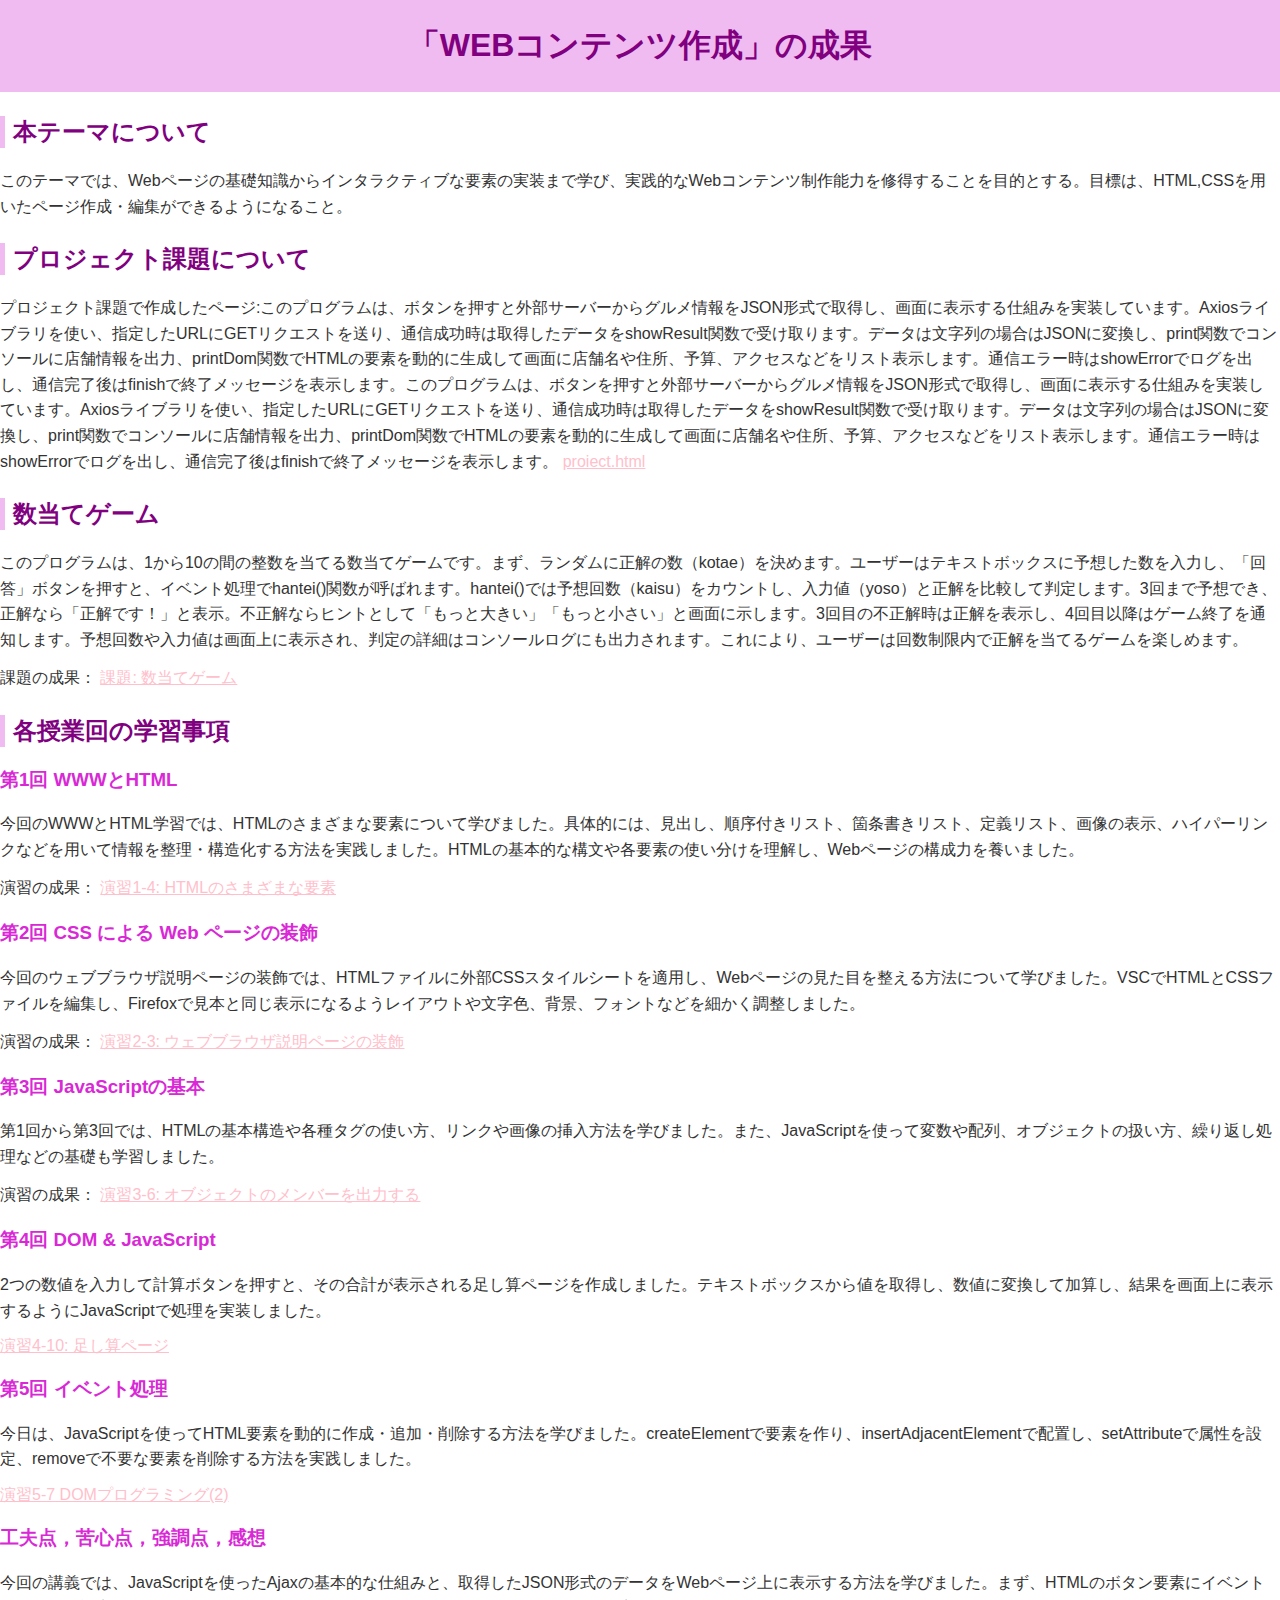
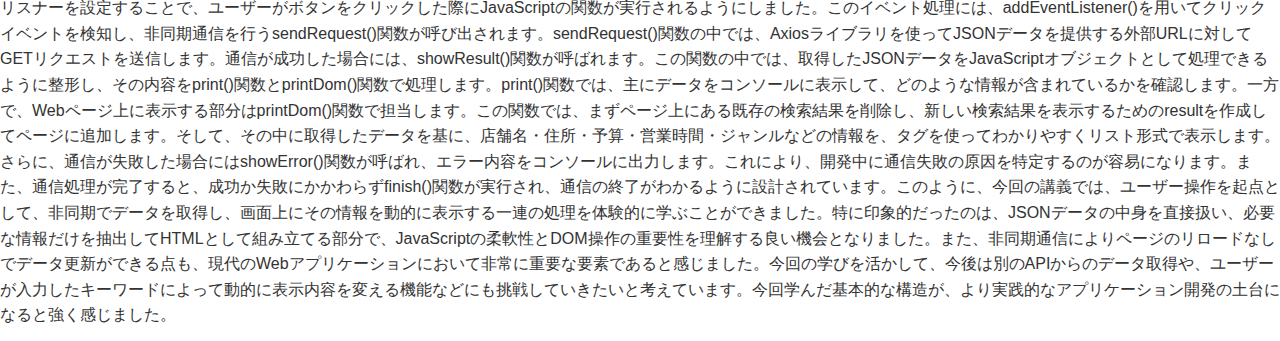
<file: index.html>
<!DOCTYPE html>
<html>
  <head>
    <meta charset="utf-8">
    <title>WEBコンテンツ作成</title>
    <link rel="stylesheet" href="index.css">
  </head>
  <body>
    <h1>「WEBコンテンツ作成」の成果</h1>
    <h2>本テーマについて</h2>
    <p>このテーマでは、Webページの基礎知識からインタラクティブな要素の実装まで学び、実践的なWebコンテンツ制作能力を修得することを目的とする。目標は、HTML,CSSを用いたページ作成・編集ができるようになること。</p>
    <h2>プロジェクト課題について</h2>
    <p></p>
    <p>プロジェクト課題で作成したページ:このプログラムは、ボタンを押すと外部サーバーからグルメ情報をJSON形式で取得し、画面に表示する仕組みを実装しています。Axiosライブラリを使い、指定したURLにGETリクエストを送り、通信成功時は取得したデータをshowResult関数で受け取ります。データは文字列の場合はJSONに変換し、print関数でコンソールに店舗情報を出力、printDom関数でHTMLの要素を動的に生成して画面に店舗名や住所、予算、アクセスなどをリスト表示します。通信エラー時はshowErrorでログを出し、通信完了後はfinishで終了メッセージを表示します。このプログラムは、ボタンを押すと外部サーバーからグルメ情報をJSON形式で取得し、画面に表示する仕組みを実装しています。Axiosライブラリを使い、指定したURLにGETリクエストを送り、通信成功時は取得したデータをshowResult関数で受け取ります。データは文字列の場合はJSONに変換し、print関数でコンソールに店舗情報を出力、printDom関数でHTMLの要素を動的に生成して画面に店舗名や住所、予算、アクセスなどをリスト表示します。通信エラー時はshowErrorでログを出し、通信完了後はfinishで終了メッセージを表示します。
      <a href="project.html"
         title="プロジェクト課題"
         target="_blank">proiect.html</a>
    </p>
    <h2>数当てゲーム</h2>
    <p>このプログラムは、1から10の間の整数を当てる数当てゲームです。まず、ランダムに正解の数（kotae）を決めます。ユーザーはテキストボックスに予想した数を入力し、「回答」ボタンを押すと、イベント処理でhantei()関数が呼ばれます。hantei()では予想回数（kaisu）をカウントし、入力値（yoso）と正解を比較して判定します。3回まで予想でき、正解なら「正解です！」と表示。不正解ならヒントとして「もっと大きい」「もっと小さい」と画面に示します。3回目の不正解時は正解を表示し、4回目以降はゲーム終了を通知します。予想回数や入力値は画面上に表示され、判定の詳細はコンソールログにも出力されます。これにより、ユーザーは回数制限内で正解を当てるゲームを楽しめます。</p>
    <p>課題の成果：
      <a href="kazuate.html"
         title="課題: 数当てゲーム"
         target="_blank">課題: 数当てゲーム</a>
    </p>
    <h2>各授業回の学習事項</h2>
    <h3>第1回 WWWとHTML</h3>
    <p>今回のWWWとHTML学習では、HTMLのさまざまな要素について学びました。具体的には、見出し、順序付きリスト、箇条書きリスト、定義リスト、画像の表示、ハイパーリンクなどを用いて情報を整理・構造化する方法を実践しました。HTMLの基本的な構文や各要素の使い分けを理解し、Webページの構成力を養いました。</p>
    <p>演習の成果：
      <a href="practice-html/elements.html"
         title="演習1-4: HTMLのさまざまな要素"
         target="_blank">演習1-4: HTMLのさまざまな要素</a>
    </p>
    <h3>第2回 CSS による Web ページの装飾</h3>
    <p>今回のウェブブラウザ説明ページの装飾では、HTMLファイルに外部CSSスタイルシートを適用し、Webページの見た目を整える方法について学びました。VSCでHTMLとCSSファイルを編集し、Firefoxで見本と同じ表示になるようレイアウトや文字色、背景、フォントなどを細かく調整しました。</p>
    <p>演習の成果：
      <a href="practice-css/browser-intro.html"
         title="演習2-3: ウェブブラウザ説明ページの装飾"
         target="_blank">演習2-3: ウェブブラウザ説明ページの装飾</a>
    </p>
    <h3>第3回 JavaScriptの基本</h3>
    <p>第1回から第3回では、HTMLの基本構造や各種タグの使い方、リンクや画像の挿入方法を学びました。また、JavaScriptを使って変数や配列、オブジェクトの扱い方、繰り返し処理などの基礎も学習しました。</p>
    <p>演習の成果：
      <a href="practice-js/obj-practice.html"
         title="演習3-6: オブジェクトのメンバーを出力する"
         target="_blank">演習3-6: オブジェクトのメンバーを出力する</a>
    </p>
    <h3>第4回 DOM & JavaScript</h3>
    <p>2つの数値を入力して計算ボタンを押すと、その合計が表示される足し算ページを作成しました。テキストボックスから値を取得し、数値に変換して加算し、結果を画面上に表示するようにJavaScriptで処理を実装しました。</p>
      <a href="practice-eventdom/tashizan.html"
         title="演習4-10: 足し算ページ"
         target="_blank">演習4-10: 足し算ページ</a>
    <h3>第5回 イベント処理</h3>
    <p>今日は、JavaScriptを使ってHTML要素を動的に作成・追加・削除する方法を学びました。createElementで要素を作り、insertAdjacentElementで配置し、setAttributeで属性を設定、removeで不要な要素を削除する方法を実践しました。</p>
      <a href="practice-dom2/dom2-exercise.html"
         title="演習5-7 DOMプログラミング(2)"
         target="_blank">演習5-7 DOMプログラミング(2)</a>
    <h3>工夫点，苦心点，強調点，感想</h3>
    <p>今回の講義では、JavaScriptを使ったAjaxの基本的な仕組みと、取得したJSON形式のデータをWebページ上に表示する方法を学びました。まず、HTMLのボタン要素にイベントリスナーを設定することで、ユーザーがボタンをクリックした際にJavaScriptの関数が実行されるようにしました。このイベント処理には、addEventListener()を用いてクリックイベントを検知し、非同期通信を行うsendRequest()関数が呼び出されます。sendRequest()関数の中では、Axiosライブラリを使ってJSONデータを提供する外部URLに対してGETリクエストを送信します。通信が成功した場合には、showResult()関数が呼ばれます。この関数の中では、取得したJSONデータをJavaScriptオブジェクトとして処理できるように整形し、その内容をprint()関数とprintDom()関数で処理します。print()関数では、主にデータをコンソールに表示して、どのような情報が含まれているかを確認します。一方で、Webページ上に表示する部分はprintDom()関数で担当します。この関数では、まずページ上にある既存の検索結果を削除し、新しい検索結果を表示するためのresultを作成してページに追加します。そして、その中に取得したデータを基に、店舗名・住所・予算・営業時間・ジャンルなどの情報を、タグを使ってわかりやすくリスト形式で表示します。さらに、通信が失敗した場合にはshowError()関数が呼ばれ、エラー内容をコンソールに出力します。これにより、開発中に通信失敗の原因を特定するのが容易になります。また、通信処理が完了すると、成功か失敗にかかわらずfinish()関数が実行され、通信の終了がわかるように設計されています。このように、今回の講義では、ユーザー操作を起点として、非同期でデータを取得し、画面上にその情報を動的に表示する一連の処理を体験的に学ぶことができました。特に印象的だったのは、JSONデータの中身を直接扱い、必要な情報だけを抽出してHTMLとして組み立てる部分で、JavaScriptの柔軟性とDOM操作の重要性を理解する良い機会となりました。また、非同期通信によりページのリロードなしでデータ更新ができる点も、現代のWebアプリケーションにおいて非常に重要な要素であると感じました。今回の学びを活かして、今後は別のAPIからのデータ取得や、ユーザーが入力したキーワードによって動的に表示内容を変える機能などにも挑戦していきたいと考えています。今回学んだ基本的な構造が、より実践的なアプリケーション開発の土台になると強く感じました。</p>
  </body>
</html>
</file>
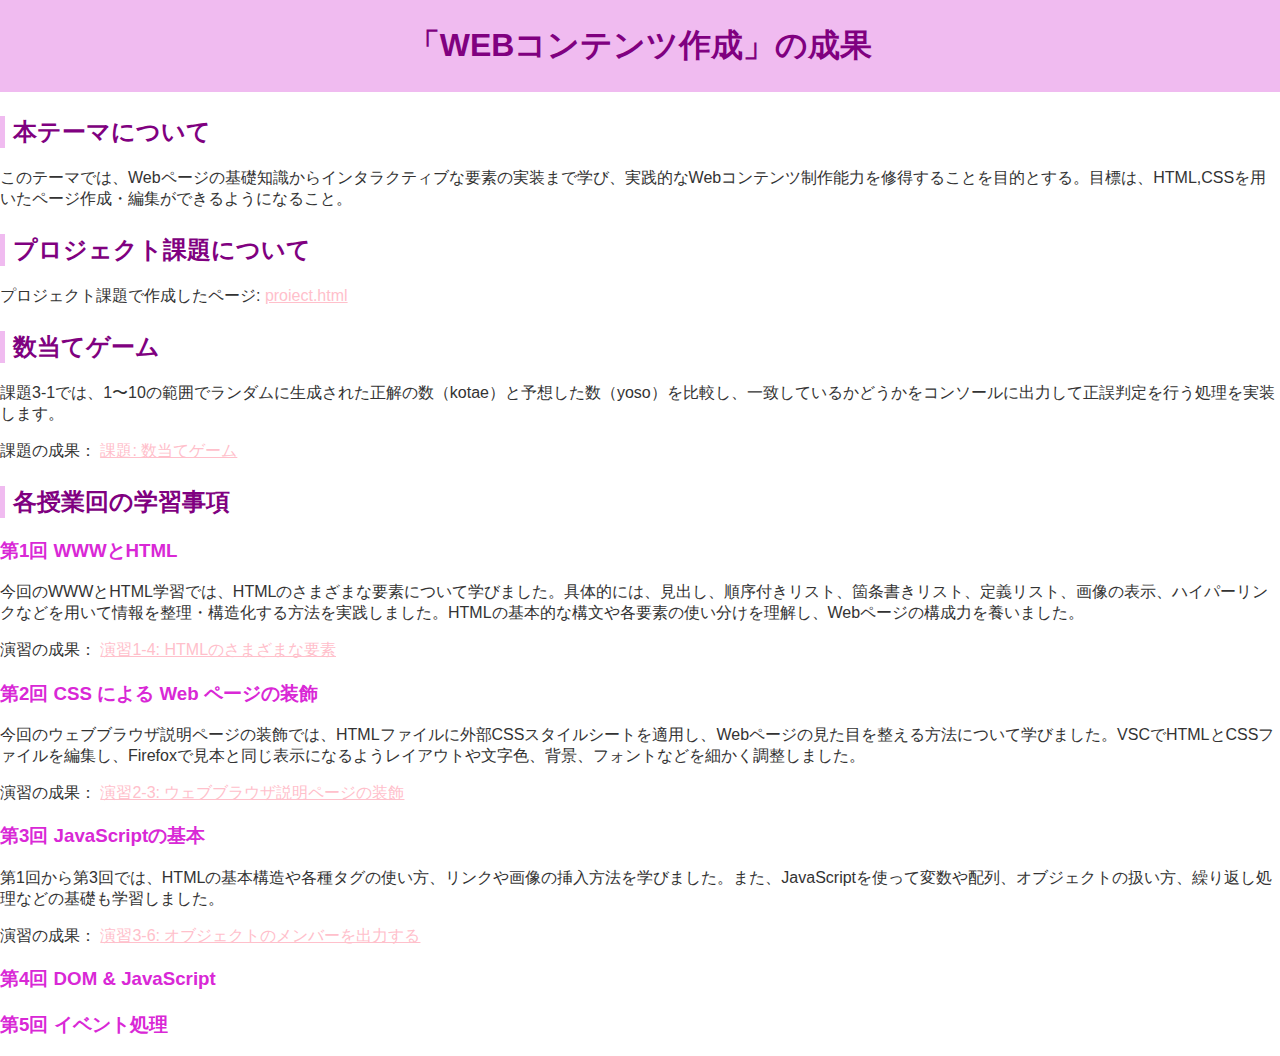
<file: kadai/index.html>
<!DOCTYPE html>
<html>
  <head>
    <meta charset="utf-8">
    <title>WEBコンテンツ作成</title>
    <link rel="stylesheet" href="index.css">
  </head>
  <body>
    <h1>「WEBコンテンツ作成」の成果</h1>
    <h2>本テーマについて</h2>
    <p>このテーマでは、Webページの基礎知識からインタラクティブな要素の実装まで学び、実践的なWebコンテンツ制作能力を修得することを目的とする。目標は、HTML,CSSを用いたページ作成・編集ができるようになること。</p>
    <h2>プロジェクト課題について</h2>
    <p></p>
    <p>プロジェクト課題で作成したページ:
      <a href="project.html"
         title="プロジェクト課題"
         target="_blank">proiect.html</a>
    </p>
    <h2>数当てゲーム</h2>
    <p>課題3-1では、1〜10の範囲でランダムに生成された正解の数（kotae）と予想した数（yoso）を比較し、一致しているかどうかをコンソールに出力して正誤判定を行う処理を実装します。</p>
    <p></p>
    <p>課題の成果：
      <a href="kadai/kazuate.html"
         title="課題: 数当てゲーム"
         target="_blank">課題: 数当てゲーム</a>
    </p>
    <h2>各授業回の学習事項</h2>
    <h3>第1回 WWWとHTML</h3>
    <p>今回のWWWとHTML学習では、HTMLのさまざまな要素について学びました。具体的には、見出し、順序付きリスト、箇条書きリスト、定義リスト、画像の表示、ハイパーリンクなどを用いて情報を整理・構造化する方法を実践しました。HTMLの基本的な構文や各要素の使い分けを理解し、Webページの構成力を養いました。
    <p>演習の成果：
      <a href="practice-html/elements.html"
         title="演習1-4: HTMLのさまざまな要素"
         target="_blank">演習1-4: HTMLのさまざまな要素</a>
    </p>
    <h3>第2回 CSS による Web ページの装飾</h3>
    <p>今回のウェブブラウザ説明ページの装飾では、HTMLファイルに外部CSSスタイルシートを適用し、Webページの見た目を整える方法について学びました。VSCでHTMLとCSSファイルを編集し、Firefoxで見本と同じ表示になるようレイアウトや文字色、背景、フォントなどを細かく調整しました。</p>
    <p>演習の成果：
      <a href="practice-css/browser-intro.html"
         title="演習2-3: ウェブブラウザ説明ページの装飾"
         target="_blank">演習2-3: ウェブブラウザ説明ページの装飾</a>
    </p>
    <h3>第3回 JavaScriptの基本</h3>
    <p>第1回から第3回では、HTMLの基本構造や各種タグの使い方、リンクや画像の挿入方法を学びました。また、JavaScriptを使って変数や配列、オブジェクトの扱い方、繰り返し処理などの基礎も学習しました。</p>
    <p>演習の成果：
      <a href="practice-js/obj-practice.html"
         title="演習3-6: オブジェクトのメンバーを出力する"
         target="_blank">演習3-6: オブジェクトのメンバーを出力する</a>
    </p>
    <h3>第4回 DOM & JavaScript</h3>
    <p></p>
    <h3>第5回 イベント処理</h3>
    <p></p>
  </body>
</html>
</file>
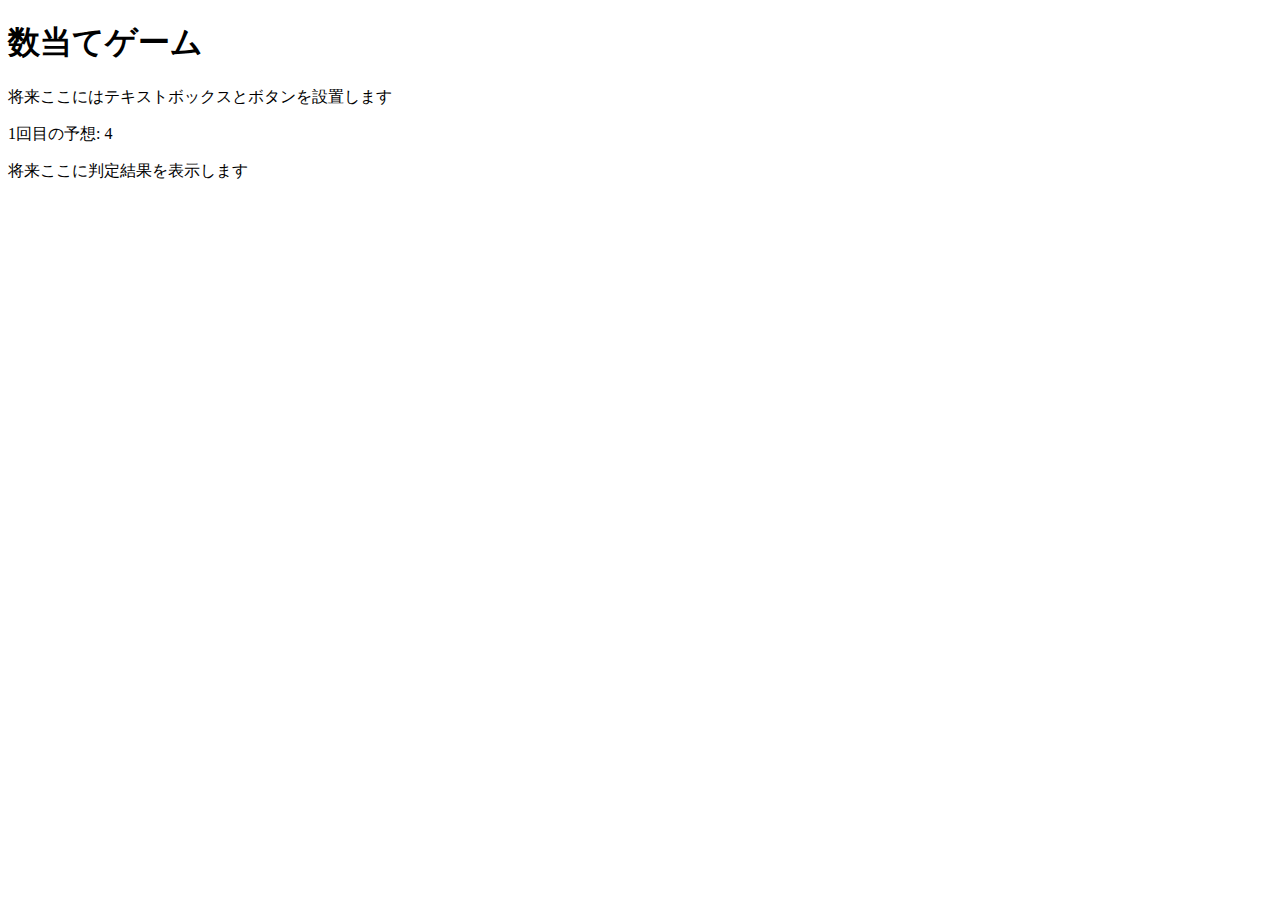
<file: kazuate.html>
<!DOCTYPE html>
<html>
  <head>
    <meta charset="utf-8">
    <title>数当てゲーム</title>
    <script src="kazuate.js" defer></script>
  </head>

  <body>
    <h1>数当てゲーム</h1>
    <p>将来ここにはテキストボックスとボタンを設置します</p>
    <p><span id="kaisu">1</span>回目の予想: <span id="answer">4</span></p>
    <p id="result">将来ここに判定結果を表示します</p>
  </body>
</html>
</file>
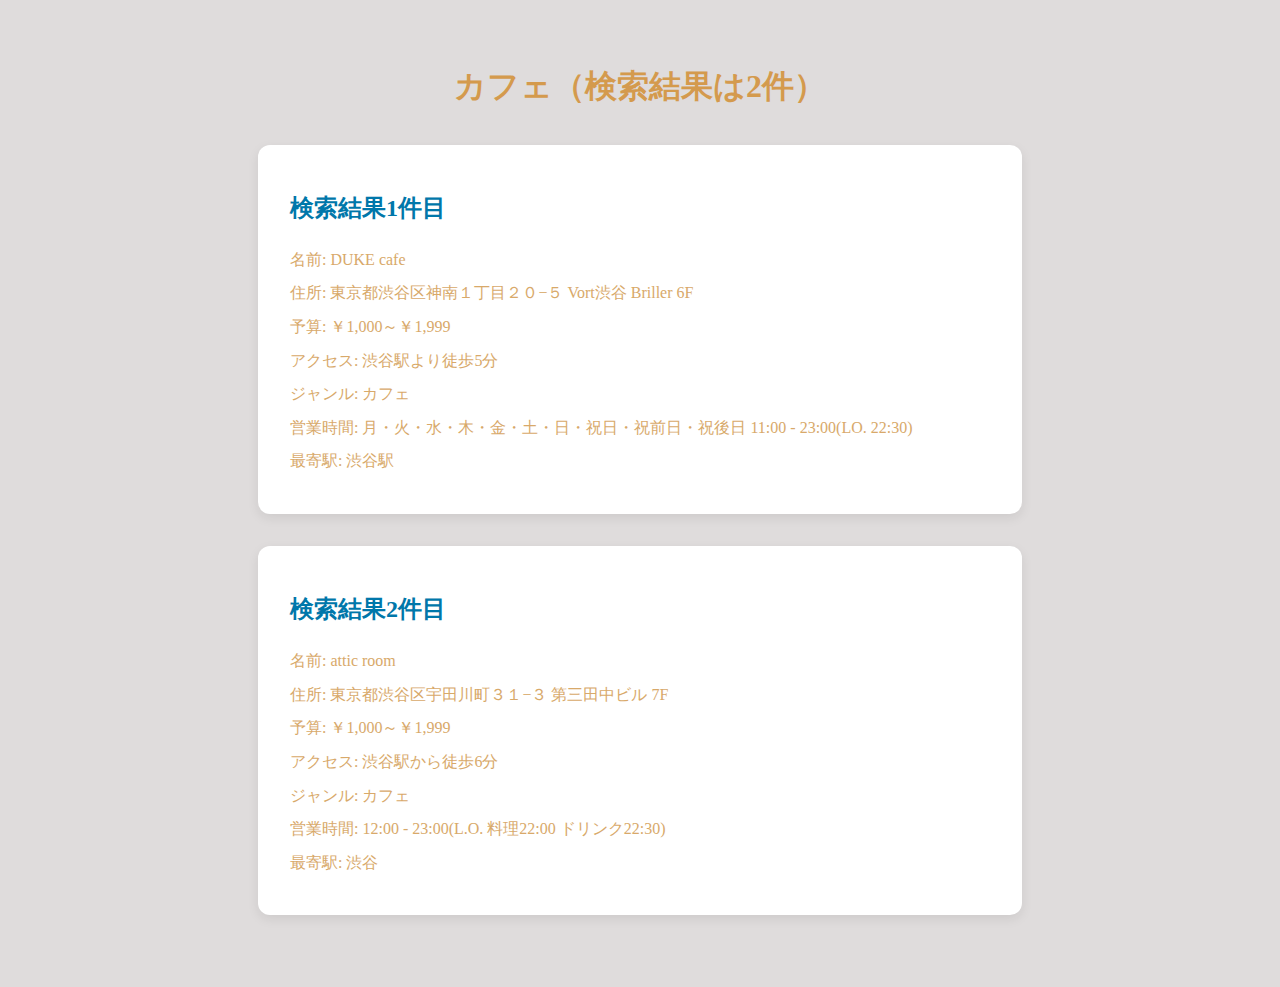
<file: project.html>
<!DOCTYPE html>
<html>
<head>
  <meta charset="utf-8">
  <title>グルメ情報</title>
  <link rel="stylesheet" href="project.css">
  <script src="gourmet.js" defer></script>
</head>
<body>
  <h1>カフェ（検索結果は2件）</h1>
    <div class="cafe-card">
        <h2>検索結果1件目</h2>
        <ul>
            <li>名前: DUKE cafe</li>
            <li>住所: 東京都渋谷区神南１丁目２０−５ Vort渋谷 Briller 6F</li>
            <li>予算: ￥1,000～￥1,999</li>
            <li>アクセス: 渋谷駅より徒歩5分</li>
            <li>ジャンル: カフェ</li>
            <li>営業時間: 月・火・水・木・金・土・日・祝日・祝前日・祝後日 11:00 - 23:00(LO. 22:30)</li>
            <li>最寄駅: 渋谷駅</li>
        </ul>
    </div>
    <div class="cafe-card">
        <h2>検索結果2件目</h2>
        <ul>
            <li>名前: attic room</li>
            <li>住所: 東京都渋谷区宇田川町３１−３ 第三田中ビル 7F</li>
            <li>予算: ￥1,000～￥1,999</li>
            <li>アクセス: 渋谷駅から徒歩6分</li>
            <li>ジャンル: カフェ</li>
            <li>営業時間: 12:00 - 23:00(L.O. 料理22:00 ドリンク22:30)</li>
            <li>最寄駅: 渋谷</li>
        </ul>
    </div>
</file>
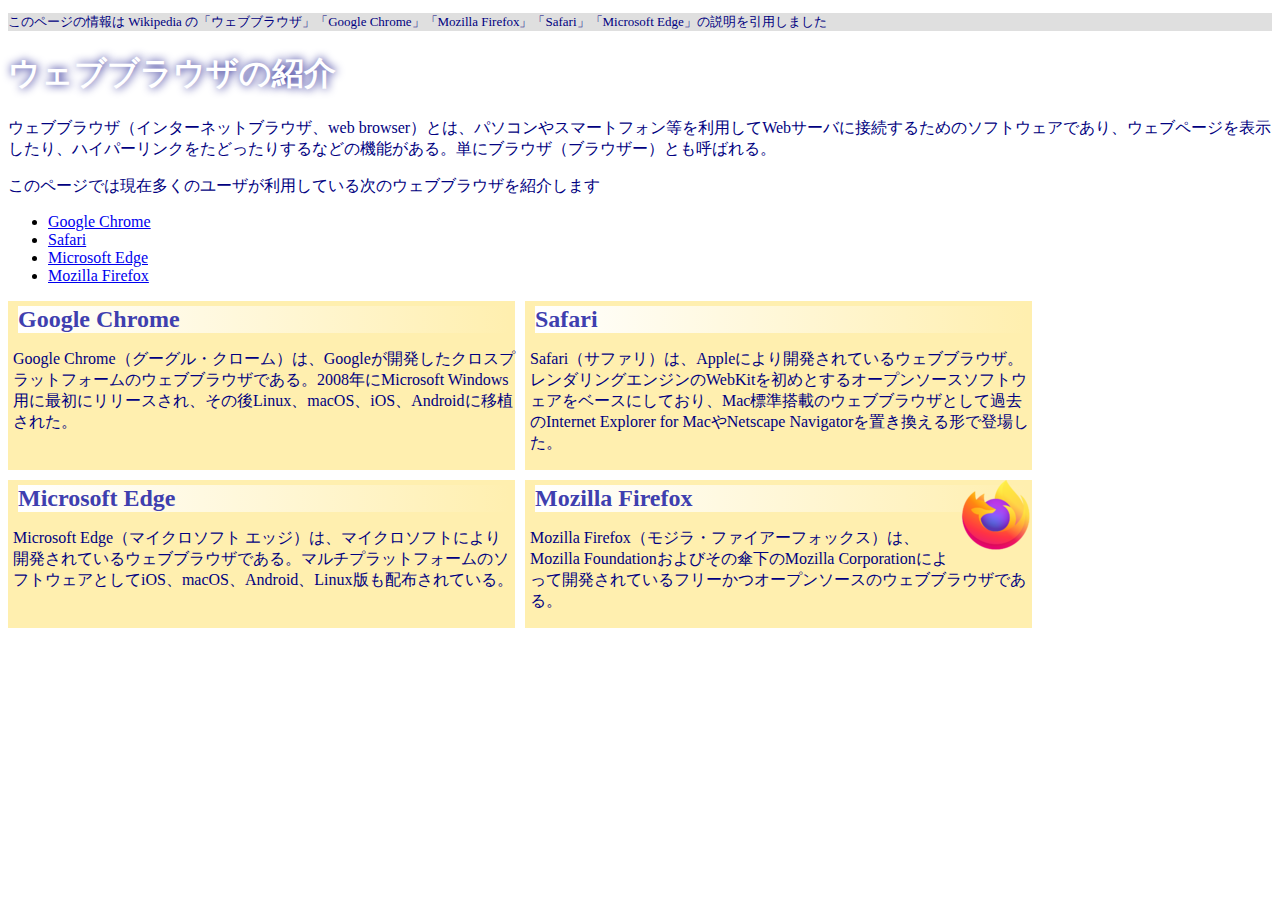
<file: practice-css/browser-intro.html>
<!doctype html>
<html lang="ja">
<head>
    <meta charset="utf-8">
    <title>ウェブブラウザの紹介</title>
	<link rel="stylesheet" href="browser-intro.css">
</head>

<body>

<p class="info">このページの情報は Wikipedia の「ウェブブラウザ」「Google Chrome」「Mozilla Firefox」「Safari」「Microsoft Edge」の説明を引用しました</p>

<h1>ウェブブラウザの紹介</h1>

<p>ウェブブラウザ（インターネットブラウザ、web browser）とは、パソコンやスマートフォン等を利用してWebサーバに接続するためのソフトウェアであり、ウェブページを表示したり、ハイパーリンクをたどったりするなどの機能がある。単にブラウザ（ブラウザー）とも呼ばれる。</p>

<p>このページでは現在多くのユーザが利用している次のウェブブラウザを紹介します</p>
<ul>
	<li><a href="https://ja.wikipedia.org/wiki/Google_Chrome">Google Chrome<a></li>
	<li><a href="https://ja.wikipedia.org/wiki/Safari">Safari</a></li>
	<li><a href="https://ja.wikipedia.org/wiki/Microsoft_Edge">Microsoft Edge</a></li>
	<li><a href="https://ja.wikipedia.org/wiki/Mozilla_Firefox">Mozilla Firefox</a></li>
</ul>


<div id="zentai">

<div>
<h2>Google Chrome</h2>
<p>Google Chrome（グーグル・クローム）は、Googleが開発したクロスプラットフォームのウェブブラウザである。2008年にMicrosoft Windows用に最初にリリースされ、その後Linux、macOS、iOS、Androidに移植された。</p>
</div>

<div>
<h2>Safari</h2>
<p>Safari（サファリ）は、Appleにより開発されているウェブブラウザ。レンダリングエンジンのWebKitを初めとするオープンソースソフトウェアをベースにしており、Mac標準搭載のウェブブラウザとして過去のInternet Explorer for MacやNetscape Navigatorを置き換える形で登場した。</p>
</div>

<div>
<h2>Microsoft Edge</h2>
<p>Microsoft Edge（マイクロソフト エッジ）は、マイクロソフトにより開発されているウェブブラウザである。マルチプラットフォームのソフトウェアとしてiOS、macOS、Android、Linux版も配布されている。</p>
</div>

<div>
<img src="firefox_icon.png">
<h2>Mozilla Firefox</h2>
<p>Mozilla Firefox（モジラ・ファイアーフォックス）は、Mozilla Foundationおよびその傘下のMozilla Corporationによって開発されているフリーかつオープンソースのウェブブラウザである。</p>
</div>

</div>

</body>

</html>
</file>
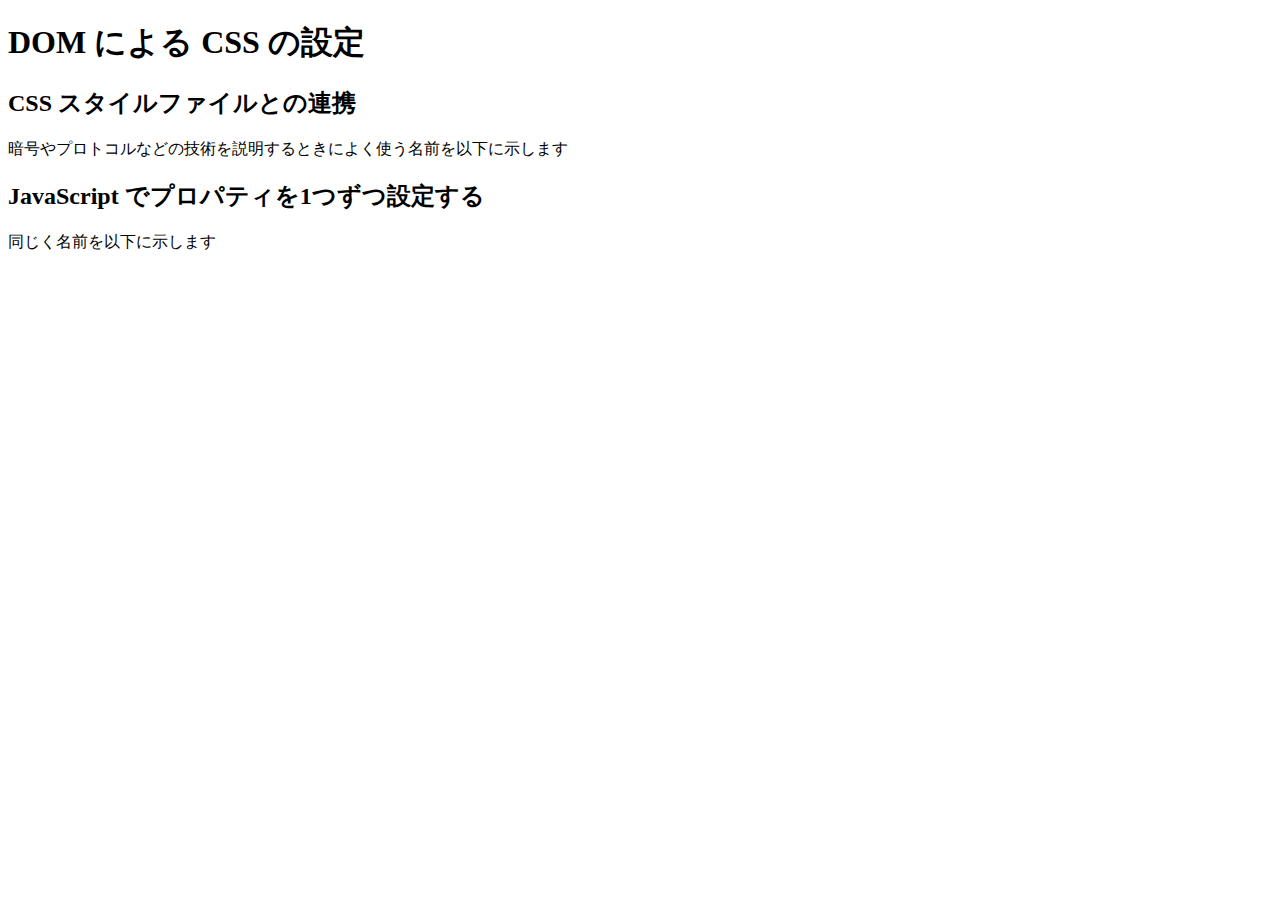
<file: practice-dom2/dom-css-test.html>
<!DOCTYPE html>
<html>
  <head>
    <title>DOMを操作するJSプログラム</title>
	<link rel="stylesheet" href="dom-css-test.css">
  </head>

  <body>
	  <h1>DOM による CSS の設定</h1>

	  <h2>CSS スタイルファイルとの連携</h2>
	  <p>暗号やプロトコルなどの技術を説明するときによく使う名前を以下に示します</p>
	  <ul id="names1">
	  </ul>

	  <h2>JavaScript でプロパティを1つずつ設定する</h2>
	  <p>同じく名前を以下に示します</p>
	  <ul id="names2">
	  </ul>

  </body>
</html>
</file>
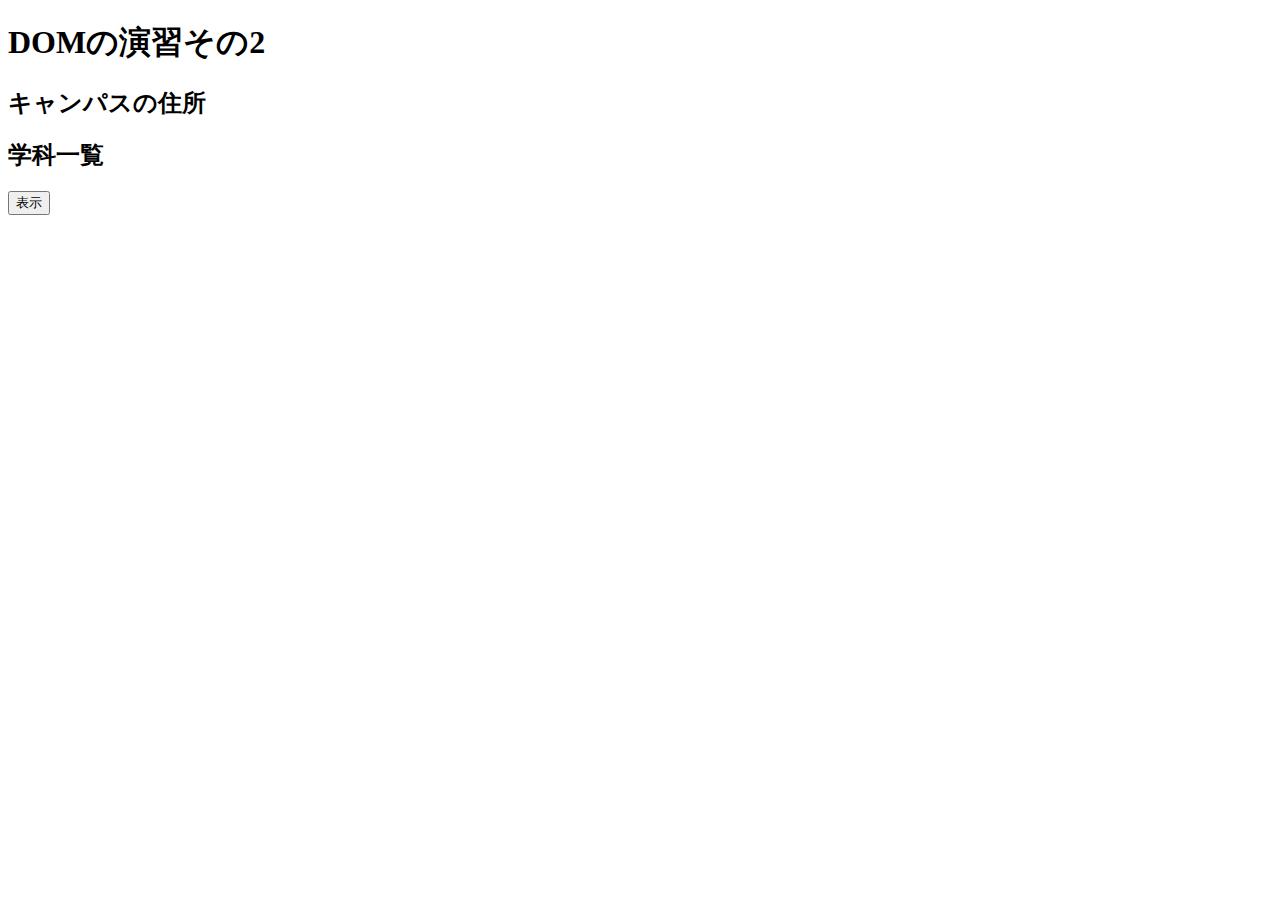
<file: practice-dom2/dom2-exercise.html>
<!DOCTYPE html>
<html>
  <head>
    <title>DOM の演習その2</title>
	<script src="dom2-exercise.js" defer></script>
  </head>

  <body>
	  <h1>DOMの演習その2</h1>

	  <h2 id="addr">キャンパスの住所</h2>

	  <h2 id="dept">学科一覧</h2>

	  <button id="show">表示</button>
  </body>
</html>
</file>
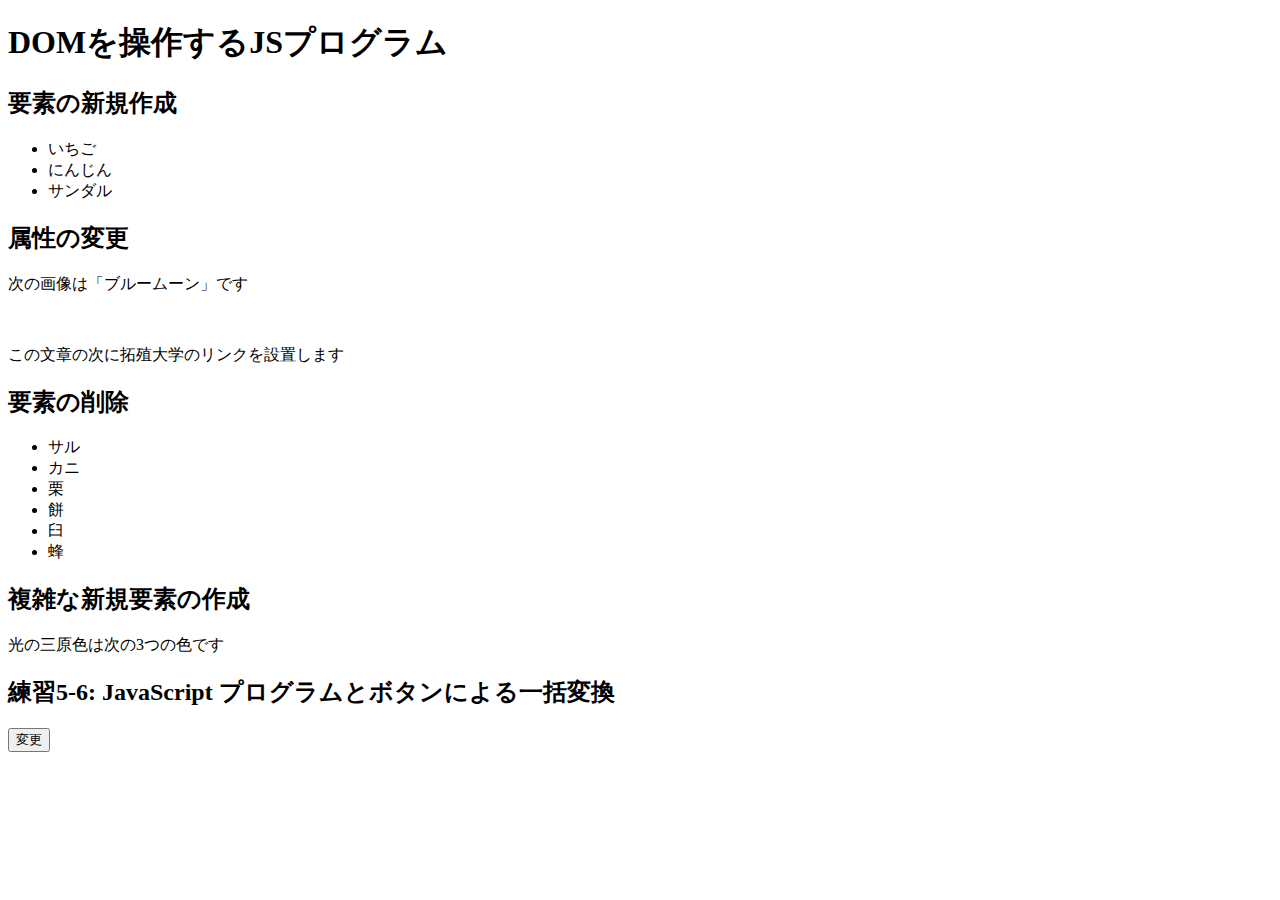
<file: practice-dom2/dom2-intro.html>
<!DOCTYPE html>
<html>
  <head>
    <title>DOMを操作するJSプログラム</title>
	<script src="dom2-intro.js" defer></script>
  </head>

  <body>
	  <h1>DOMを操作するJSプログラム</h1>

	  <h2>要素の新規作成</h2>
	  <ul id="kazoeuta">
		<li>いちご</li>
		<li>にんじん</li>
		<li>サンダル</li>
	  </ul>

	  <h2>属性の変更</h2>
	  <p>次の画像は「ブルームーン」です</p>
	  <img id="bluemoon">

	  <p id="takudai">この文章の次に拓殖大学のリンクを設置します</p>


	  <h2>要素の削除</h2>
	  <ul id="kassen">
		  <li>サル</li>
		  <li>カニ</li>
		  <li>栗</li>
		  <li id="mochi">餅</li>
		  <li>臼</li>
		  <li>蜂</li>
	  </ul>

	  <h2 id="fukuzatu">複雑な新規要素の作成</h2>
	  <p id="primary">光の三原色は次の3つの色です</p>

	  <h2>練習5-6: JavaScript プログラムとボタンによる一括変換</h2>
	  <button id="henkou">変更</button>

  </body>
</html>
</file>
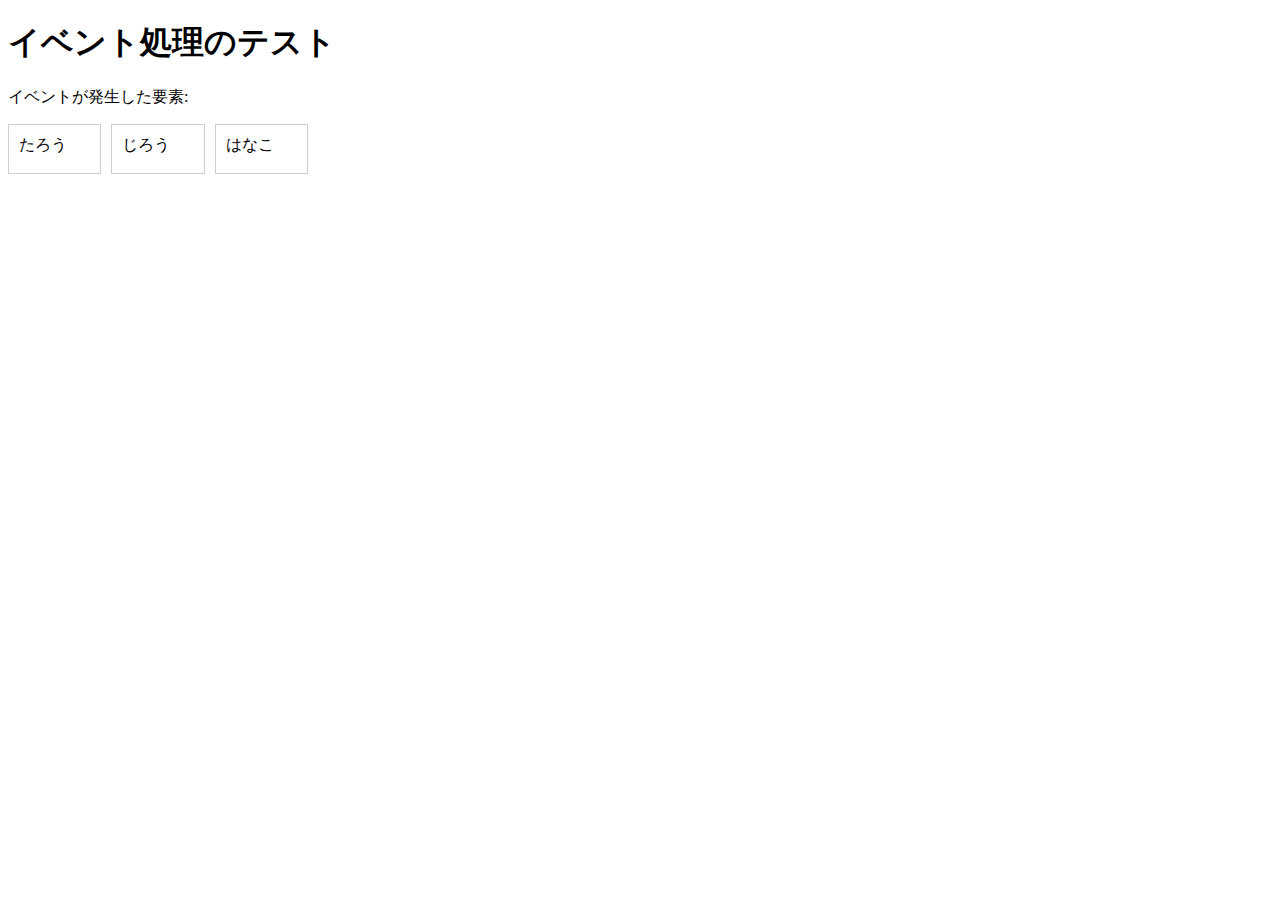
<file: practice-eventdom/event-test.html>
<!DOCTYPE html>
<html>
  <head>
    <title>イベント処理のテスト</title>
	<link rel="stylesheet" href="event-test.css">
	<script src="event-test.js" defer></script>
  </head>

  <body>
    <h1>イベント処理のテスト</h1>
	<p>イベントが発生した要素: <span id="emitter"></span></p>
	<div id="main">
		<div class="cell" id="cell1" tabindex="1">たろう</div>
		<div class="cell" id="cell2" tabindex="2">じろう</div>
		<div class="cell" id="cell3" tabindex="3">はなこ</div>
	</div>
  </body>
</html>
</file>
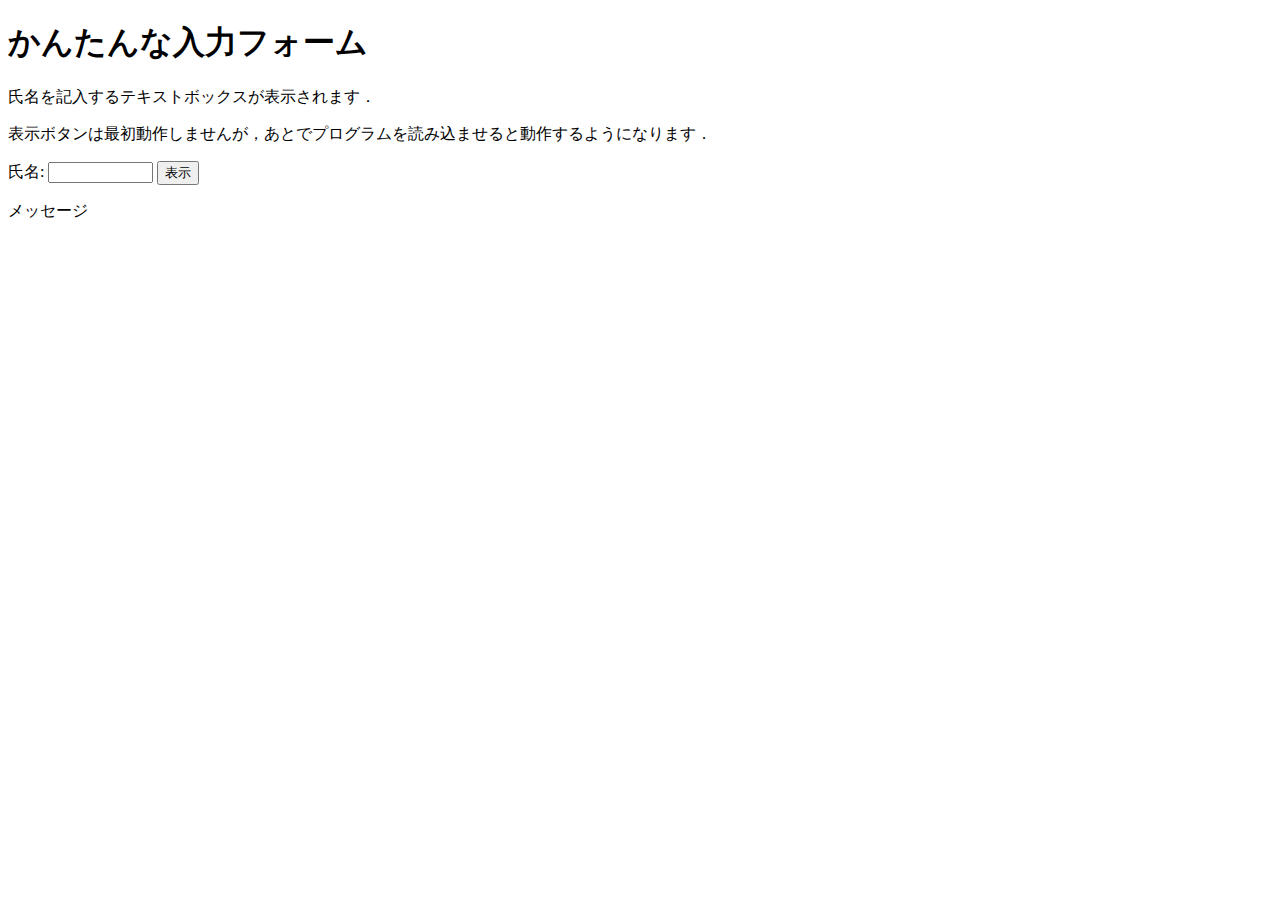
<file: practice-eventdom/input-demo.html>
<!DOCTYPE html>
<html>
  <head>
    <title>かんたんな入力フォーム</title>
    <script src="input-demo.js" defer></script>
  </head>

  <body>
    <h1>かんたんな入力フォーム</h1>
	<p>氏名を記入するテキストボックスが表示されます．</p>
	<p>表示ボタンは最初動作しませんが，あとでプログラムを読み込ませると動作するようになります．</p>
	<label for="shimei">氏名: </label>
	<input type="text" name="shimei" size="10" id="shimei">
	<button id="print">表示</button>
	<p id="message">メッセージ</p>
  </body>
</html>
</file>
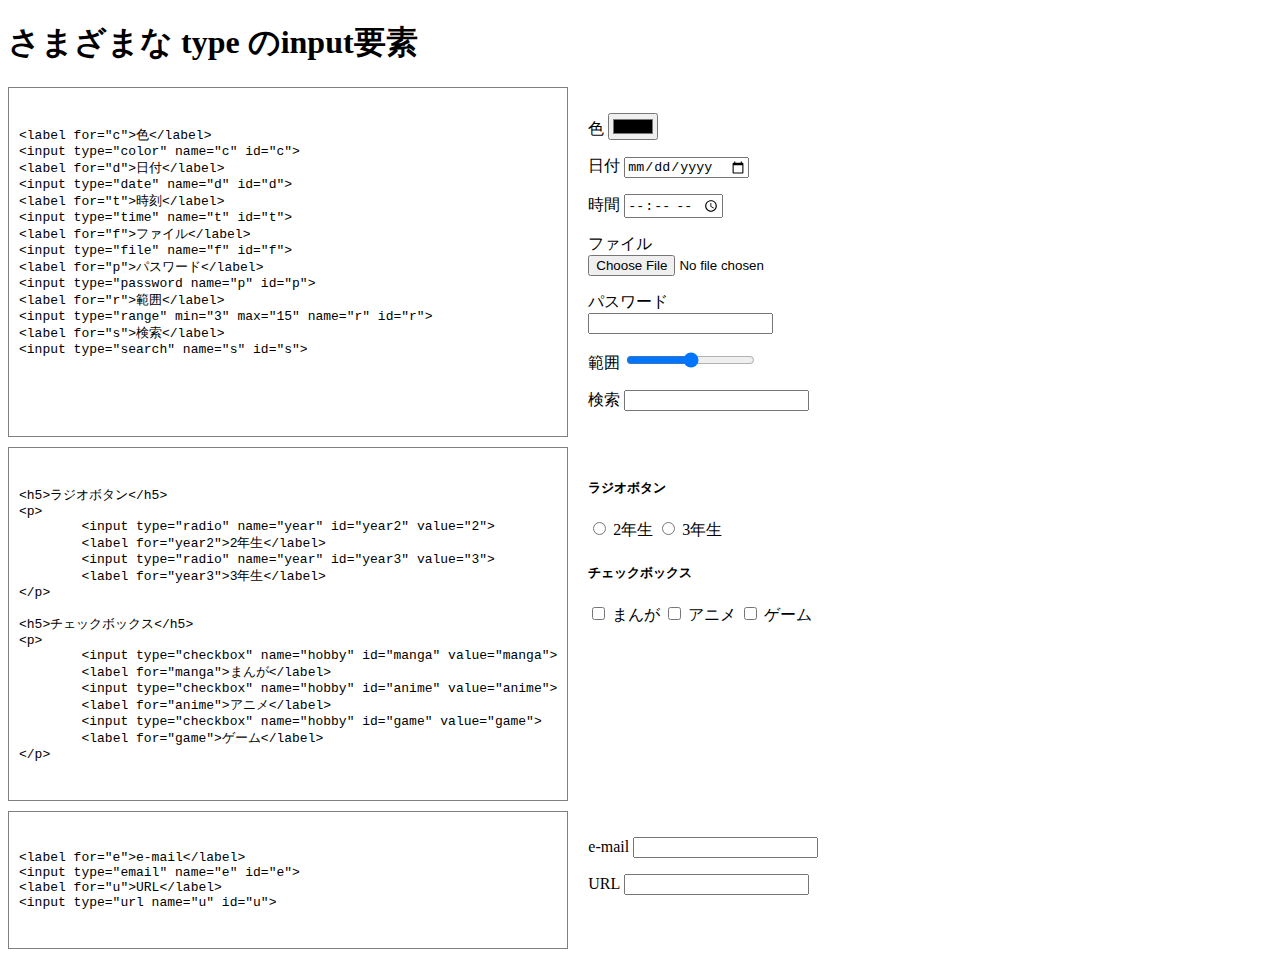
<file: practice-eventdom/input-types.html>
<!DOCTYPE html>
<html>
  <head>
    <title>さまざまな type のinput要素</title>
	<link rel="stylesheet" href="input-types.css">
  </head>

  <body>
    <h1>さまざまな type のinput要素</h1>
	<div class="twocol">
		<div class="left">
<pre>
<code>
&lt;label for="c"&gt;色&lt;/label&gt;
&lt;input type="color" name="c" id="c"&gt;
&lt;label for="d"&gt;日付&lt;/label&gt;
&lt;input type="date" name="d" id="d"&gt;
&lt;label for="t"&gt;時刻&lt;/label&gt;
&lt;input type="time" name="t" id="t"&gt;
&lt;label for="f"&gt;ファイル&lt;/label&gt;
&lt;input type="file" name="f" id="f"&gt;
&lt;label for="p"&gt;パスワード&lt;/label&gt;
&lt;input type="password name="p" id="p"&gt;
&lt;label for="r"&gt;範囲&lt;/label&gt;
&lt;input type="range" min="3" max="15" name="r" id="r"&gt;
&lt;label for="s"&gt;検索&lt;/label&gt;
&lt;input type="search" name="s" id="s"&gt;
</code>
</pre>
		</div>
		<div class="right">
			<p>
				<label for="c">色</label></code>
				<input type="color" name="c" id="c">
			</p>
			<p>
				<label for="d">日付</label></code>
				<input type="date" name="d" id="d">
			</p>
			<p>
				<label for="t">時間</label>
				<input type="time" name="t" id="t">
			</p>
			<p>
				<label for="f">ファイル</label>
				<input type="file" name="f" id="f">
			</p>
			<p>
				<label for="p">パスワード</label>
				<input type="password" name="p" id="f">
			</p>
			<p>
				<label for="r">範囲</label>
				<input type="range" min="3" max="15" name="r" id="r">
			</p>
			<p>
				<label for="s">検索</label>
				<input type="search" name="s" id="s">
			</p>
		</div>
		<div class="left">
<pre>
<code>
&lt;h5&gt;ラジオボタン&lt;/h5&gt;
&lt;p&gt;
	&lt;input type="radio" name="year" id="year2" value="2"&gt;
	&lt;label for="year2"&gt;2年生&lt;/label&gt;
	&lt;input type="radio" name="year" id="year3" value="3"&gt;
	&lt;label for="year3"&gt;3年生&lt;/label&gt;
&lt;/p&gt;

&lt;h5&gt;チェックボックス&lt;/h5&gt;
&lt;p&gt;
	&lt;input type="checkbox" name="hobby" id="manga" value="manga"&gt;
	&lt;label for="manga"&gt;まんが&lt;/label&gt;
	&lt;input type="checkbox" name="hobby" id="anime" value="anime"&gt;
	&lt;label for="anime"&gt;アニメ&lt;/label&gt;
	&lt;input type="checkbox" name="hobby" id="game" value="game"&gt;
	&lt;label for="game"&gt;ゲーム&lt;/label&gt;
&lt;/p&gt;
</code>
</pre>
		</div>
		<div class="right">
			<h5>ラジオボタン</h5>
			<p>
				<input type="radio" name="year" id="year2" value="2">
				<label for="year2">2年生</label>
				<input type="radio" name="year" id="year3" value="3">
				<label for="year3">3年生</label>
			</p>
			<h5>チェックボックス</h5>
			<p>
				<input type="checkbox" name="hobby" id="manga" value="manga">
				<label for="manga">まんが</label>
				<input type="checkbox" name="hobby" id="anime" value="anime">
				<label for="anime">アニメ</label>
				<input type="checkbox" name="hobby" id="game" value="game">
				<label for="game">ゲーム</label>
			</p>
		</div>
		<div class="left">
<pre>
<code>
&lt;label for="e"&gt;e-mail&lt;/label&gt;
&lt;input type="email" name="e" id="e"&gt;
&lt;label for="u"&gt;URL&lt;/label&gt;
&lt;input type="url name="u" id="u"&gt;
</code>
</pre>
		</div>
		<div class="right">
			<p>
				<label for="e">e-mail</label></code>
				<input type="email" name="e" id="e">
			</p>
			<p>
				<label for="u">URL</label>
				<input type="url" name="u" id="u">
			</p>
		</div>
	</div>
  </body>
</html>
</file>
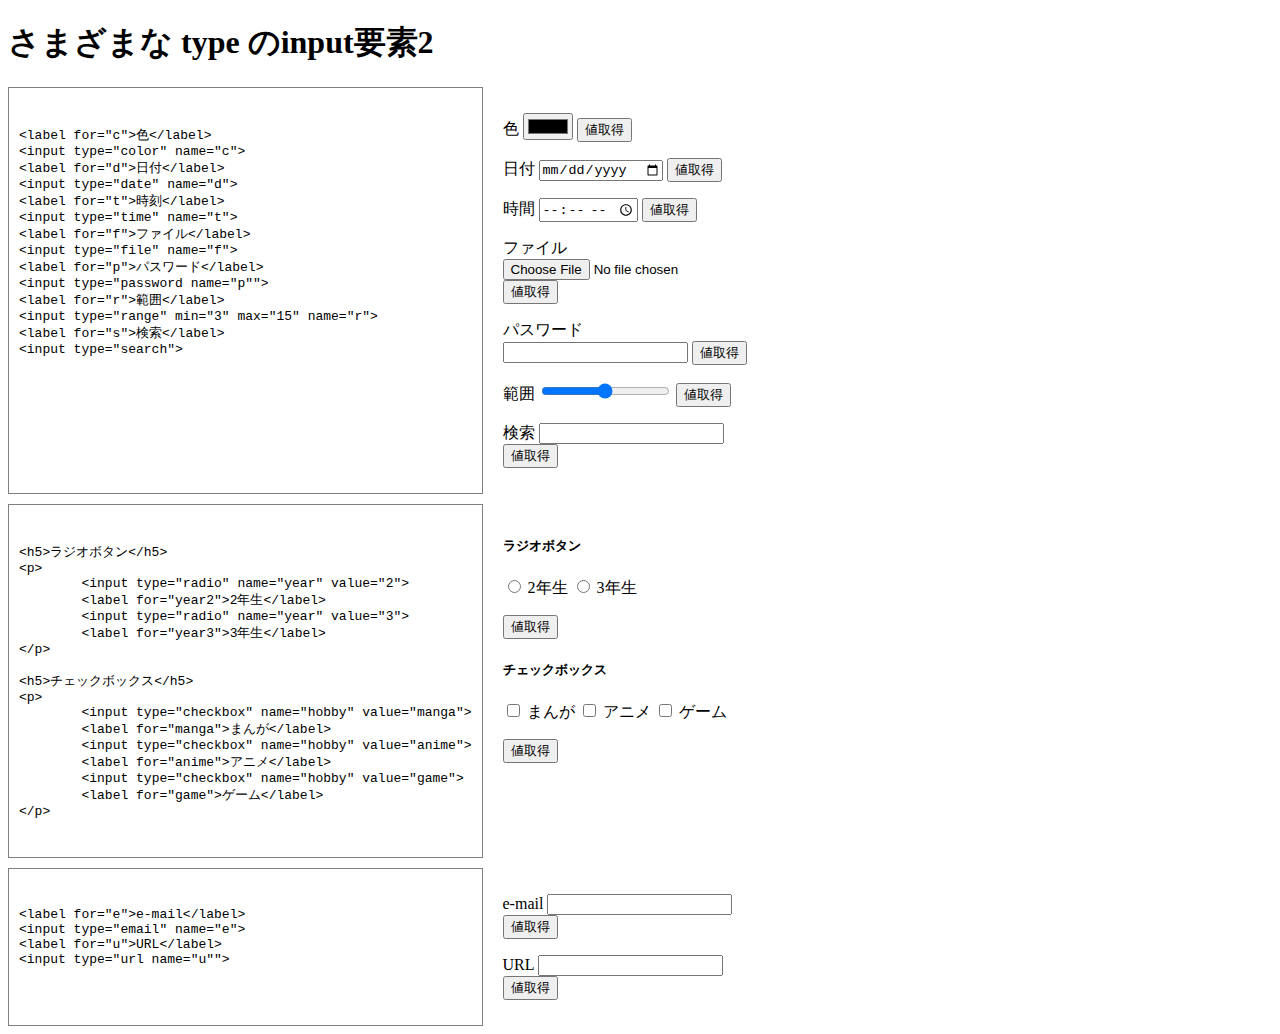
<file: practice-eventdom/input-types2.html>
<!DOCTYPE html>
<html>
  <head>
    <title>さまざまな type のinput要素2</title>
	<link rel="stylesheet" href="input-types.css">
	<script src="input-types2.js" defer></script>
  </head>

  <body>
    <h1>さまざまな type のinput要素2</h1>
	<div class="twocol">
		<div class="left">
<pre>
<code>
&lt;label for="c"&gt;色&lt;/label&gt;
&lt;input type="color" name="c"&gt;
&lt;label for="d"&gt;日付&lt;/label&gt;
&lt;input type="date" name="d"&gt;
&lt;label for="t"&gt;時刻&lt;/label&gt;
&lt;input type="time" name="t"&gt;
&lt;label for="f"&gt;ファイル&lt;/label&gt;
&lt;input type="file" name="f"&gt;
&lt;label for="p"&gt;パスワード&lt;/label&gt;
&lt;input type="password name="p""&gt;
&lt;label for="r"&gt;範囲&lt;/label&gt;
&lt;input type="range" min="3" max="15" name="r"&gt;
&lt;label for="s"&gt;検索&lt;/label&gt;
&lt;input type="search"&gt;
</code>
</pre>
		</div>
		<div class="right">
			<p>
				<label for="c">色</label></code>
				<input type="color" name="c">
				<button name="c">値取得</button>
				<span id="val_c"></span>
			</p>
			<p>
				<label for="d">日付</label></code>
				<input type="date" name="d">
				<button name="d">値取得</button>
				<span id="val_d"></span>
			</p>
			<p>
				<label for="t">時間</label>
				<input type="time" name="t">
				<button name="t">値取得</button>
				<span id="val_t"></span>
			</p>
			<p>
				<label for="f">ファイル</label>
				<input type="file" name="f">
				<button name="f">値取得</button>
				<span id="val_f"></span>
			</p>
			<p>
				<label for="p">パスワード</label>
				<input type="password" name="p">
				<button name="p">値取得</button>
				<span id="val_p"></span>
			</p>
			<p>
				<label for="r">範囲</label>
				<input type="range" min="3" max="15" name="r">
				<button name="r">値取得</button>
				<span id="val_r"></span>
			</p>
			<p>
				<label for="s">検索</label>
				<input type="search" name="s">
				<button name="s">値取得</button>
				<span id="val_s"></span>
			</p>
		</div>
		<div class="left">
<pre>
<code>
&lt;h5&gt;ラジオボタン&lt;/h5&gt;
&lt;p&gt;
	&lt;input type="radio" name="year" value="2"&gt;
	&lt;label for="year2"&gt;2年生&lt;/label&gt;
	&lt;input type="radio" name="year" value="3"&gt;
	&lt;label for="year3"&gt;3年生&lt;/label&gt;
&lt;/p&gt;

&lt;h5&gt;チェックボックス&lt;/h5&gt;
&lt;p&gt;
	&lt;input type="checkbox" name="hobby" value="manga"&gt;
	&lt;label for="manga"&gt;まんが&lt;/label&gt;
	&lt;input type="checkbox" name="hobby" value="anime"&gt;
	&lt;label for="anime"&gt;アニメ&lt;/label&gt;
	&lt;input type="checkbox" name="hobby" value="game"&gt;
	&lt;label for="game"&gt;ゲーム&lt;/label&gt;
&lt;/p&gt;
</code>
</pre>
		</div>
		<div class="right">
			<h5>ラジオボタン</h5>
			<p>
				<input type="radio" name="year" value="2">
				<label for="year2">2年生</label>
				<input type="radio" name="year" value="3">
				<label for="year3">3年生</label>
			</p>
			<button name="year" class="multichoice">値取得</button>
			<span id="val_year"></span>
			<h5>チェックボックス</h5>
			<p>
				<input type="checkbox" name="hobby" value="manga">
				<label for="manga">まんが</label>
				<input type="checkbox" name="hobby" value="anime">
				<label for="anime">アニメ</label>
				<input type="checkbox" name="hobby" value="game">
				<label for="game">ゲーム</label>
			</p>
			<button name="hobby" class="multichoice">値取得</button>
			<span id="val_hobby"></span>
		</div>
		<div class="left">
<pre>
<code>
&lt;label for="e"&gt;e-mail&lt;/label&gt;
&lt;input type="email" name="e"&gt;
&lt;label for="u"&gt;URL&lt;/label&gt;
&lt;input type="url name="u""&gt;
</code>
</pre>
		</div>
		<div class="right">
			<p>
				<label for="e">e-mail</label></code>
				<input type="email" name="e">
				<button name="e">値取得</button>
				<span id="val_e"></span>
			</p>
			<p>
				<label for="u">URL</label>
				<input type="url" name="u">
				<button name="u">値取得</button>
				<span id="val_u"></span>
			</p>
		</div>
	</div>
  </body>
</html>
</file>
<file: index.css>
body {
    font-family: "Helvetica Neue", sans-serif;
    background-color: lab(55.18% 88.82 -42.74 / 0);
    color: #333;
    margin: 0;
    padding: 0;
  }
  
  h1 {
    background-color: rgba(206, 35, 206, 0.311);
    color: purple;
    padding: 1.5rem;
    text-align: center;
    margin: 0;
  }
  
  h2 {
    border-left: 5px solid rgba(206, 35, 206, 0.311);
    color: purple;
    padding-left: 0.5rem;
    margin-top: 1.5rem;
  }
  
  h3 {
    color: rgb(217, 40, 214);
    margin-top: 1.2rem;
  }
  
  p {
    margin: 0.8rem 0;
    line-height: 1.6;
  }
  a:link {
    color: pink;
  }
  
  a:visited {
    color: blue;
  }
  
  a:hover {
    text-decoration: none;
  }
</file>
<file: kadai/index.css>
body {
    font-family: "Helvetica Neue", sans-serif;
    background-color: lab(55.18% 88.82 -42.74 / 0);
    color: #333;
    margin: 0;
    padding: 0;
  }
  
  h1 {
    background-color: rgba(206, 35, 206, 0.311);
    color: purple;
    padding: 1.5rem;
    text-align: center;
    margin: 0;
  }
  
  h2 {
    border-left: 5px solid rgba(206, 35, 206, 0.311);
    color: purple;
    padding-left: 0.5rem;
    margin-top: 1.5rem;
  }
  
  h3 {
    color: rgb(217, 40, 214);
    margin-top: 1.2rem;
  }

  a:link {
    color: pink;
  }
  
  a:visited {
    color: blue;
  }
  
  a:hover {
    text-decoration: none;
  }
</file>
<file: project.css>
body {
    font-family: "Hiragino Kaku Gothic ProN";
    background-color: #dfdcdc;
    color: rgb(216, 169, 106);
    padding: 2rem;
    line-height: 1.6;
  }
  
  h1 {
    text-align: center;
    color: rgb(212, 154, 77);
    margin-bottom: 2rem;
  }
  
  .cafe-card {
    background-color: #fff;
    padding: 1.5rem 2rem;
    margin-bottom: 2rem;
    border-radius: 12px;
    box-shadow: 0 4px 12px rgba(0, 0, 0, 0.08);
    max-width: 700px;
    margin-left: auto;
    margin-right: auto;
  }
  
  .cafe-card h2 {
    color: #0077aa;
  }
  
  ul {
    list-style: none;
    padding: 0;
  }
  
  li {
    margin-bottom: 0.5rem;
  }
</file>
<file: practice-css/browser-intro.css>
p {
	color: navy;
   }
   
   p.info {
	font-size: small;
	background-color: #dfdfdf;
   }
   
   h1 {
	
	color: white;
	text-shadow: 1px 0px 10px navy;
   }
   
   h2 {
	margin: 5px;
	font-family: cursive;
	color: #3f3faf;
	background:  linear-gradient(0.25turn, white, #ffefaf);
   }
   
   img {
	float: right;
   }
   
   div#zentai {
	display: grid;
	grid-template-columns: 1fr 1fr;
	width: 1024px;
	height: 200px;
	grid-gap: 10px;  
   }
   
   div#zentai > div {
	padding-left: 5px;
	background-color: #ffefaf;
   }
</file>
<file: practice-dom2/dom-css-test.css>
li {
	color: blue;
}

li.notice {
	color: red;
	font-weight: bold;
}

li.warning {
	background-color: cyan;
	border: 1px navy solid;
}
</file>
<file: practice-eventdom/event-test.css>
#main {
	display: grid;
	grid-template-columns: 1fr 1fr 1fr;
	grid-auto-rows: 50px;
	grid-gap: 10px;
	width: 300px;
}

.cell {
	padding: 10px;
	border: 1px solid #cfcfcf;
}

.cell.clicked {
	border: 2px solid navy;
}
</file>
<file: practice-eventdom/input-types.css>
div.twocol {
    display: grid;                      /* グリッドレイアウトにする*/
    grid-template-columns: 1fr 1fr; /* 3列にする．幅は 1:2:2 の比率*/
    /*grid-auto-rows: 100px 100px;        /* 高さは 100px */
    grid-gap: 10px;                     /* 隣り合う行（列）の間隔を 10px に*/

    width: 500px;
}

div.left {
    border: 1px gray solid;
	padding: 10px;
}

div.right {
	padding: 10px;
}
</file>
